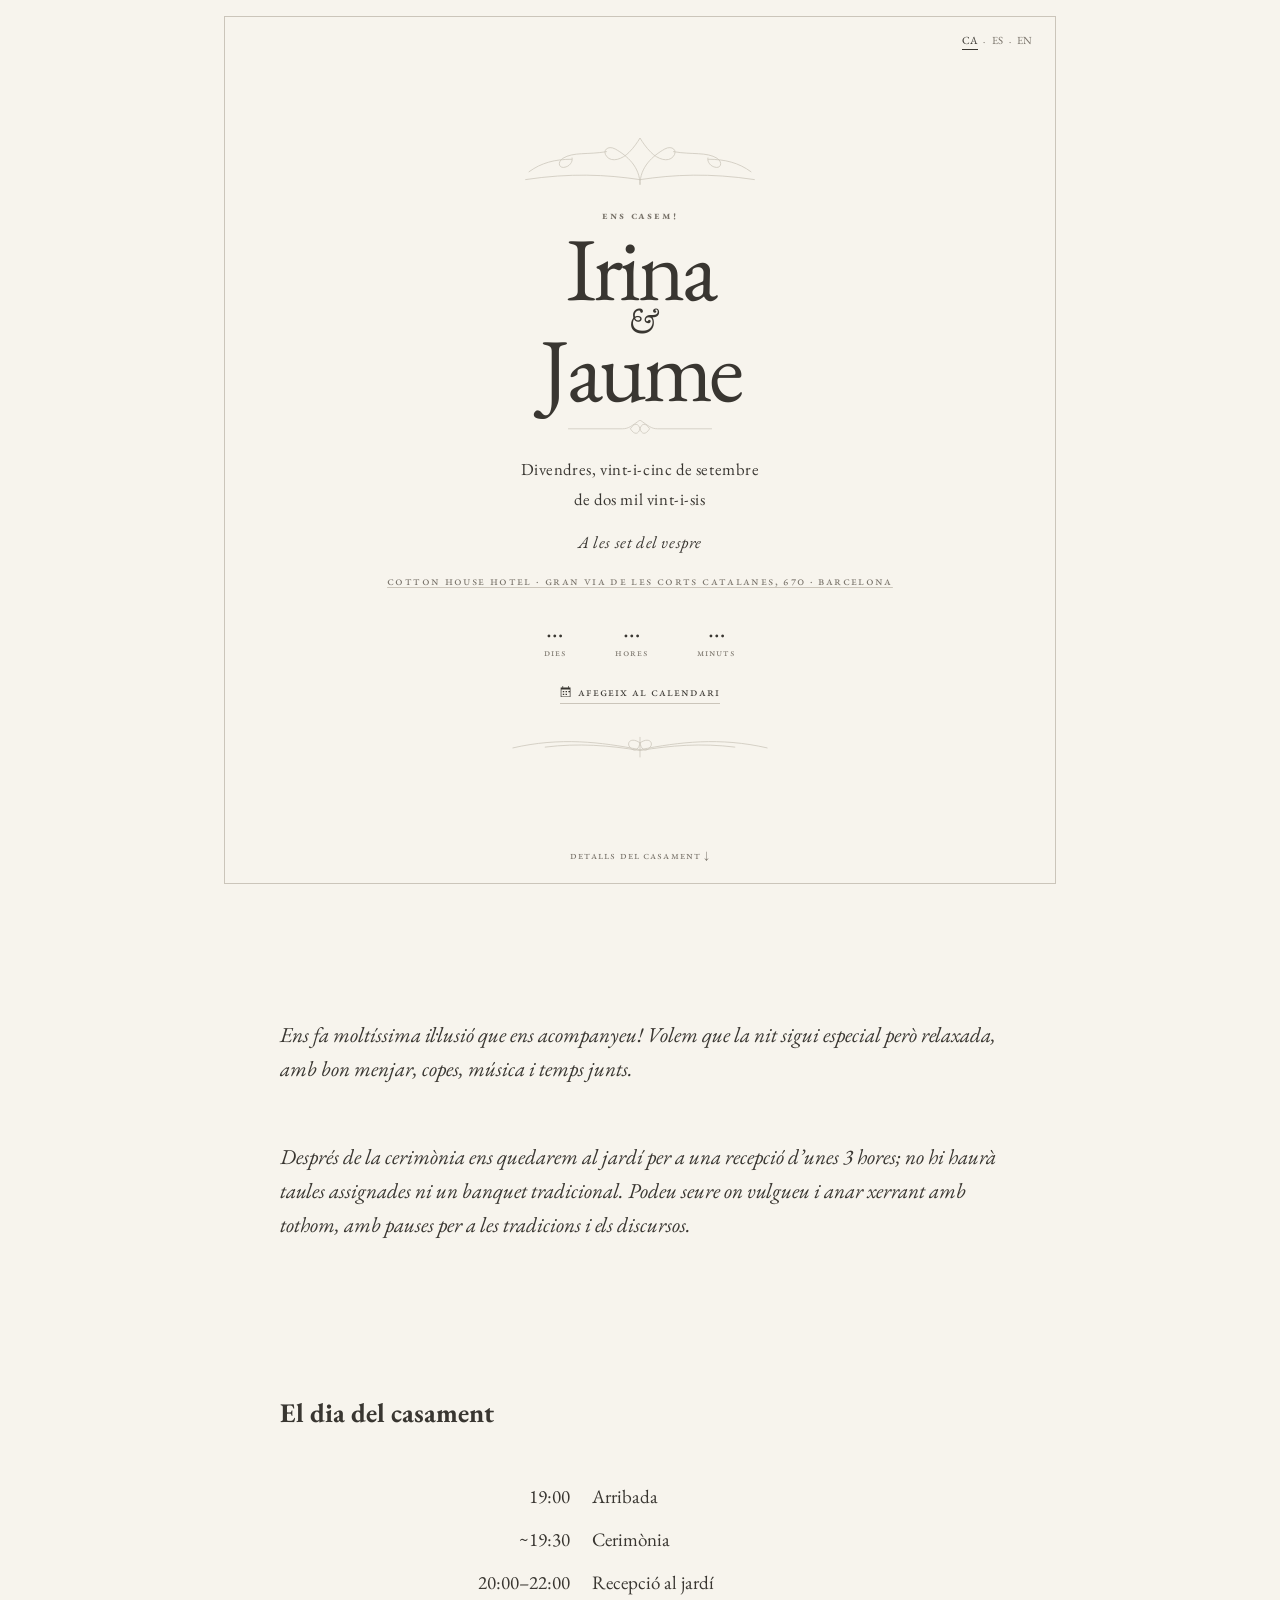
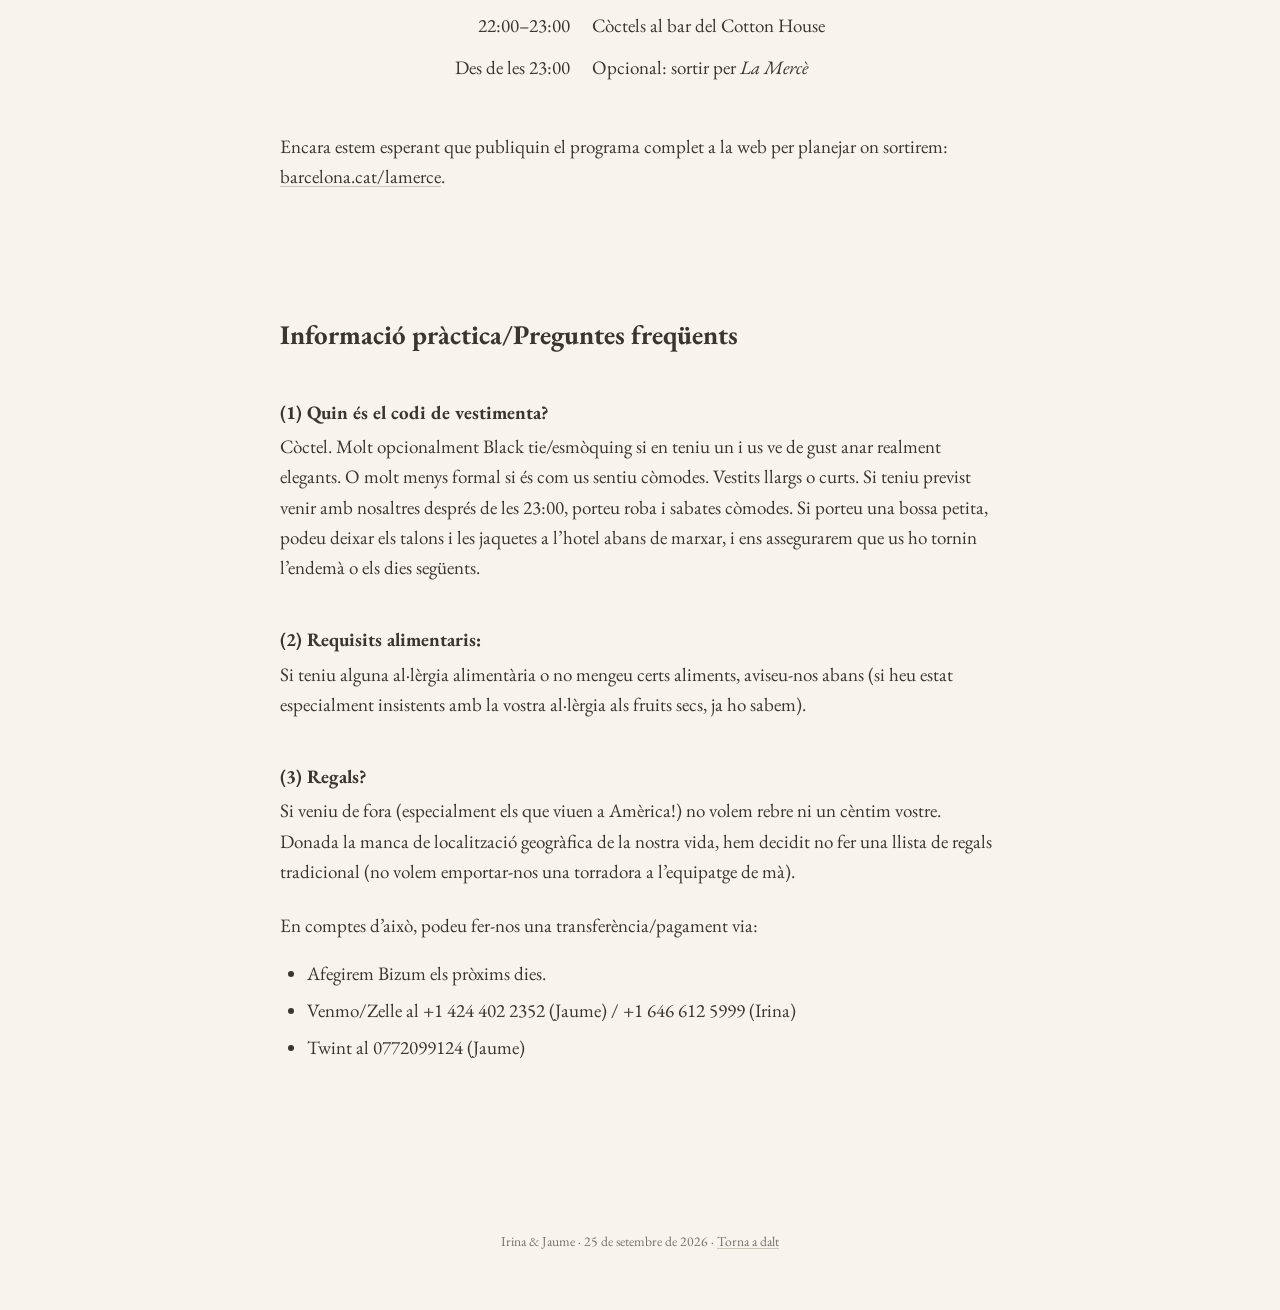
<file: index.html>
<!DOCTYPE html>
<html lang="ca">
<head>
  <meta charset="utf-8">
  <meta name="viewport" content="width=device-width, initial-scale=1">
  <meta name="robots" content="noindex, nofollow">
  <meta name="theme-color" content="#f7f4ed">
  <meta name="description" content="L’Irina i en Jaume es casen a Barcelona el 25 de setembre de 2026.">
  <title>Irina &amp; Jaume · Barcelona 2026</title>
  <link rel="canonical" href="https://irinaijaume.cat/">
  <link rel="stylesheet" href="styles.css">
  <script src="script.js" defer></script>
</head>
<body>
  <a class="skip-link" href="#details" data-i18n="skip">Vés als detalls del casament</a>

  <header class="invitation" id="top">
    <nav class="language-switch" aria-label="Idioma">
      <button type="button" data-language="ca" aria-pressed="true">CA</button><span>·</span>
      <button type="button" data-language="es" aria-pressed="false">ES</button><span>·</span>
      <button type="button" data-language="en" aria-pressed="false">EN</button>
    </nav>

    <div class="invitation-content">
      <svg class="flourish flourish-top" viewBox="0 0 320 62" aria-hidden="true">
        <path d="M160 55c0-21-15-34-29-42-9-5-16 2-10 9 6 7 18 3 26-5 6-6 10-12 13-17 3 5 7 11 13 17 8 8 20 12 26 5 6-7-1-14-10-9-14 8-29 21-29 42M121 16c-23 4-39 0-52 8-7 5-4 13 4 10 6-2 8-8 7-11M199 16c23 4 39 0 52 8 7 5 4 13-4 10-6-2-8-8-7-11M80 25c-20 0-36 4-51 15M240 25c20 0 36 4 51 15M25 49c53-8 95-6 135 0 40-6 82-8 135 0"/>
      </svg>

      <p class="overline" data-i18n="wedding">Ens casem!</p>
      <h1 class="names">
        <span>Irina</span>
        <i>&amp;</i>
        <span>Jaume</span>
      </h1>

      <svg class="small-flourish" viewBox="0 0 180 22" aria-hidden="true">
        <path d="M0 11h68c8 0 12-4 22-11 10 7 14 11 22 11h68M78 11c5-8 10-7 12 0-2 7-7 8-12 0ZM102 11c-5-8-10-7-12 0 2 7 7 8 12 0Z"/>
      </svg>

      <p class="date-line" data-i18n="dateFirst">Divendres, vint-i-cinc de setembre</p>
      <p class="date-line" data-i18n="dateSecond">de dos mil vint-i-sis</p>
      <p class="time-line" data-i18n="time">A les set del vespre</p>
      <a class="venue" href="https://www.google.com/maps/search/?api=1&amp;query=Cotton+House+Hotel+Gran+Via+de+les+Corts+Catalanes+670+Barcelona" target="_blank" rel="noreferrer">Cotton House Hotel · Gran Via de les Corts Catalanes, 670 · Barcelona</a>

      <div class="countdown" id="countdown" role="timer" aria-label="Compte enrere per al casament">
        <div><strong id="days">…</strong><span data-i18n="days">Dies</span></div>
        <div><strong id="hours">…</strong><span data-i18n="hours">Hores</span></div>
        <div><strong id="minutes">…</strong><span data-i18n="minutes">Minuts</span></div>
      </div>

      <a class="calendar-button" href="save-the-date.ics" download>
        <svg viewBox="0 0 16 16" aria-hidden="true"><path d="M4.5 0v2h7V0h1v2H15v14H1V2h2.5V0h1ZM2 5v10h12V5H2Zm2 2h2v2H4V7Zm4 0h2v2H8V7Zm4 0h2v2h-2V7ZM4 11h2v2H4v-2Zm4 0h2v2H8v-2Z"/></svg>
        <span data-i18n="calendar">Afegeix al calendari</span>
      </a>

      <svg class="flourish flourish-bottom" viewBox="0 0 320 38" aria-hidden="true">
        <path d="M10 20c56-13 104-7 150 2 46-9 94-15 150-2M48 19c40-5 76-2 112 4 36-6 72-9 112-4M160 7v24M160 14c-11-8-18 1-10 7 5 4 9-1 10-7Zm0 0c11-8 18 1 10 7-5 4-9-1-10-7Z"/>
      </svg>
    </div>

    <a class="details-link" href="#details"><span data-i18n="details">Detalls del casament</span> <span aria-hidden="true">↓</span></a>
  </header>

  <main class="document" id="details">
    <div class="document-body" data-language-content="ca">
      <section class="introduction">
        <p>Ens fa moltíssima il·lusió que ens acompanyeu! Volem que la nit sigui especial però relaxada, amb bon menjar, copes, música i temps junts.</p>
        <p>Després de la cerimònia ens quedarem al jardí per a una recepció d’unes 3 hores; no hi haurà taules assignades ni un banquet tradicional. Podeu seure on vulgueu i anar xerrant amb tothom, amb pauses per a les tradicions i els discursos.</p>
      </section>

      <section>
        <h2>El dia del casament</h2>
        <div class="schedule">
          <p><time>19:00</time><span>Arribada</span></p>
          <p><time>~19:30</time><span>Cerimònia</span></p>
          <p><time>20:00–22:00</time><span>Recepció al jardí</span></p>
          <p><time>22:00–23:00</time><span>Còctels al bar del Cotton House</span></p>
          <p><time>Des de les 23:00</time><span>Opcional: sortir per <i>La Mercè</i></span></p>
        </div>
      </section>

      <section class="program-note">
        <p>Encara estem esperant que publiquin el programa complet a la web per planejar on sortirem: <a href="https://www.barcelona.cat/lamerce/en" target="_blank" rel="noreferrer">barcelona.cat/lamerce</a>.</p>
      </section>

      <section>
        <h2>Informació pràctica/Preguntes freqüents</h2>

        <h3>(1) Quin és el codi de vestimenta?</h3>
        <p>Còctel. Molt opcionalment Black tie/esmòquing si en teniu un i us ve de gust anar realment elegants. O molt menys formal si és com us sentiu còmodes. Vestits llargs o curts. Si teniu previst venir amb nosaltres després de les 23:00, porteu roba i sabates còmodes. Si porteu una bossa petita, podeu deixar els talons i les jaquetes a l’hotel abans de marxar, i ens assegurarem que us ho tornin l’endemà o els dies següents.</p>

        <h3>(2) Requisits alimentaris:</h3>
        <p>Si teniu alguna al·lèrgia alimentària o no mengeu certs aliments, aviseu-nos abans (si heu estat especialment insistents amb la vostra al·lèrgia als fruits secs, ja ho sabem).</p>

        <h3>(3) Regals?</h3>
        <p>Si veniu de fora (especialment els que viuen a Amèrica!) no volem rebre ni un cèntim vostre. Donada la manca de localització geogràfica de la nostra vida, hem decidit no fer una llista de regals tradicional (no volem emportar-nos una torradora a l’equipatge de mà).</p>
        <p>En comptes d’això, podeu fer-nos una transferència/pagament via:</p>
        <ul class="payment-list">
          <li>Afegirem Bizum els pròxims dies.</li>
          <li>Venmo/Zelle al +1 424 402 2352 (Jaume) / +1 646 612 5999 (Irina)</li>
          <li>Twint al 0772099124 (Jaume)</li>
        </ul>
      </section>
    </div>

    <div class="document-body" data-language-content="es" hidden>
      <section class="introduction">
        <p>¡Nos hace muchísima ilusión que nos acompañéis! Queremos que la noche sea especial pero relajada, con buena comida, copas, música y tiempo juntos.</p>
        <p>Después de la ceremonia nos quedaremos en el jardín para una recepción continua de varias horas; no habrá mesas asignadas ni un banquete tradicional. Podéis sentaros donde queráis e ir cambiando de zona, con pausas para las tradiciones y los discursos.</p>
      </section>

      <section>
        <h2>El día de la boda</h2>
        <div class="schedule">
          <p><time>19:00</time><span>Llegada</span></p>
          <p><time>~19:30</time><span>Ceremonia</span></p>
          <p><time>20:00–22:00</time><span>Recepción en el jardín</span></p>
          <p><time>22:00–23:00</time><span>Cócteles en el bar del Cotton House</span></p>
          <p><time>Desde las 23:00</time><span>Opcional: salir por <i>La Mercè</i></span></p>
        </div>
      </section>

      <section class="program-note">
        <p>Todavía estamos esperando a que publiquen el programa completo en la web para hacer planes: <a href="https://www.barcelona.cat/lamerce/en" target="_blank" rel="noreferrer">barcelona.cat/lamerce</a>.</p>
      </section>

      <section>
        <h2>Información práctica/Preguntas frecuentes</h2>

        <h3>(1) ¿Cuál es el código de vestimenta?</h3>
        <p>Cóctel. Opcionalmente black tie/esmoquin si tenéis uno y os apetece ir realmente elegantes. O mucho menos formal si es como os sentís cómodos. Vestidos largos o cortos. Si pensáis venir con nosotros después de las 23:00, traed ropa y zapatos cómodos. Si lleváis un bolso pequeño, podéis dejar los tacones y las chaquetas en el hotel antes de que salgamos, y nos aseguraremos de que os lo devuelvan al día siguiente o en los días siguientes.</p>

        <h3>(2) Requisitos alimentarios:</h3>
        <p>Si tenéis alguna alergia alimentaria o no coméis ciertos alimentos, avisadnos con antelación (si habéis sido especialmente insistentes con vuestra alergia a los frutos secos, ya lo sabemos).</p>

        <h3>(3) ¿Regalos?</h3>
        <p>Dado nuestro estilo de vida geográficamente deslocalizado, hemos decidido no hacer una lista de boda tradicional. De verdad, no queremos llevarnos una tostadora en el equipaje de mano.</p>
        <p>En vez de esto, podéis hacernos una transferencia/pago vía:</p>
        <ul class="payment-list">
          <li>Añadiremos Bizum en los próximos días.</li>
          <li>Venmo/Zelle al +1 424 402 2352 (Jaume) / +1 646 612 5999 (Irina)</li>
          <li>Twint al 0772099124 (Jaume)</li>
        </ul>
      </section>
    </div>

    <div class="document-body" data-language-content="en" hidden>
      <section class="introduction">
        <p>We’re so happy you’ll be joining us! We want the evening to feel special yet relaxed with good food, drinks, music and time together.</p>
        <p>After the ceremony we’ll stay in the garden for an hours-long continuous reception, there will be no assigned tables or traditional banquet. You can sit down wherever you like and mingle with pauses for traditions and speeches.</p>
      </section>

      <section>
        <h2>The day of the wedding</h2>
        <div class="schedule">
          <p><time>19:00</time><span>Arrival</span></p>
          <p><time>~19:30</time><span>Ceremony</span></p>
          <p><time>20:00–22:00</time><span>Garden reception</span></p>
          <p><time>22:00–23:00</time><span>Cocktails at the Cotton House bar</span></p>
          <p><time>From 23:00</time><span>Optional: Going out to <i>La Mercè</i></span></p>
        </div>
      </section>

      <section>
        <h2>The weekend of the wedding</h2>
        <p>The weekend of the 25th-27th is <i>La Mercè</i> weekend, celebrating the Patron Saint of Barcelona with massive street festivities. There are multiple traditional Catalan events, activities &amp; concerts that we would love to share with you.</p>
        <p>You don’t really need to plan for them and will most likely run into them if you’re walking downtown, and we will coordinate which events we attend on Saturday afternoon/Sunday as the date nears.</p>
        <p>We’re still waiting for the full program to be released at <a href="https://www.barcelona.cat/lamerce/en" target="_blank" rel="noreferrer">barcelona.cat/lamerce</a>.</p>
      </section>

      <section>
        <h2>Practical Info/FAQs</h2>

        <h3>(1) What’s the dress-code?</h3>
        <p>Cocktail. Black-tie/Tuxedo optional if you own one and are feeling really fancy, or way less formal if that’s what makes you comfortable. If you plan to join us after 23:00, bring comfortable clothes &amp; shoes. If you bring a small bag, you can leave heels, jackets at the hotel before we leave, and we will make sure it gets back to you the next day/s.</p>

        <h3>(2) Food requirements:</h3>
        <p>If you have a food allergy, or do not eat certain foods, let us know beforehand (if you have been particularly vocal about your nut allergy, we are already aware).</p>

        <h3>(3) Gifts?</h3>
        <p>If you are coming from abroad (&amp; especially the Americans!) we don’t want to receive a single dime from you. Given our geographically-challenged lifestyle, we opted against a traditional wedding list. We really don’t want to take a waffle-maker with us in our carry-on bag.</p>
        <p>If you really want, bring a small gift that meaningfully describes our relationship.</p>
      </section>

      <section>
        <h2>Some opinions about Barcelona</h2>

        <h3>Moving Around Barcelona:</h3>
        <p>The most convenient way to move around the city is the metro, or walking. The metro will run 24-7 through <i>La Mercè</i> weekend, including the whole 24-26 night.</p>

        <h3>Getting to / from the airport:</h3>
        <p>Aerobús is easy: A1 serves T1 and A2 serves T2, and both run 24/7 to Plaça Catalunya. FREENOW (app for local taxis) and recently Uber work in Barcelona, after a rather tense history with the taxi guild (feel free to go on a news rabbit hole).</p>

        <h3>Safety:</h3>
        <p>While Barcelona is extremely safe in terms of violent crime, pickpocketing is extremely common. Be extremely cautious, do not have valuables in an outer pocket in a backpack, do not leave anything unattended. A fanny pack is a solution. Yes this can happen to you: multiple people attending the wedding have already been pickpocketed in Barcelona, and yes, these people have been all over the world without being pickpocketed. Barcelona is currently SOTA in PickPocketBench.</p>
      </section>

      <section>
        <h2>Where to eat &amp; drink (&amp; please don’t eat in “Las Ramblas”)</h2>

        <div class="recommendations">
          <p><strong>1881 / La Terrassa de les Indianes:</strong> Go for a drink and the port view; that’s really why we like it. Plaça de Pau Vila, 3, Barceloneta.</p>
          <p><strong>La Cova Fumada:</strong> Tiny, old school and no fuss. Go for tapas and a bomba. Carrer del Baluard, 56, Barceloneta.</p>
          <p><strong>Pepa Tomate:</strong> Multiple locations, lunch special and traditional dishes (ask for “menu of the day” not just “menu”).</p>
          <p><strong>La Pallaresa:</strong> A classic for churros and very thick hot chocolate. Carrer de Petritxol, 11, Gòtic.</p>
          <p><strong>4 Gats:</strong> Historic Modernista place where Picasso used to hang around. We mostly like it for the room and the history.</p>
          <p><strong>7 Portes:</strong> Cool space and traditional food.</p>
          <p><strong>Can Paixano (El Xampanyet):</strong> Busy tapas bar, extremely crowded (it’s good and cheap) but very nice.</p>
          <p><strong>Bosc de les Fades:</strong> A completely ridiculous fairy forest bar next to the Wax Museum. Very touristy, but fun at least once. Passatge de la Banca, 7, Gòtic.</p>
          <p><strong>Bar Marsella:</strong> Old, scruffy and famous for absinthe. It feels like old Barcelona. Carrer de Sant Pau, 65, Raval.</p>
          <p><strong>Mercat de Santa Caterina:</strong> Grocery market with produce, tapas bars and prepared food to go.</p>
          <p><strong>Dr. Stravinsky, Bestiari, Bareto Olímpic, Boadas:</strong> A list of bars we like.</p>
          <p><strong>Compartir:</strong> On the fancy side, ~70 EUR/pax &amp; needs reservation on weekends, it’s the tapas bar of a renowned many-Michelin-star chef.</p>
          <p><strong>La Central del Raval:</strong> Bookshop with a hidden courtyard café. Nice place to stop if you’re wandering around Raval. Carrer d’Elisabets, 6, Raval.</p>
          <p><strong>El Nacional:</strong> Beautiful food hall just off Passeig de Gràcia. Easy place to pop in for tapas or a drink. Passeig de Gràcia, 24 Bis, Eixample.</p>
        </div>
      </section>

      <section>
        <h2>Some food we miss when we are abroad</h2>

        <p><strong>Tapas of many sorts:</strong> There are many little nibbles to try, you’ll try most of them at the wedding! <i>Truita de patates / tortilla de patatas</i> (potato omelette). You’ll see it everywhere. Some are amazing; some are sad. Many types of cured meat (<i>pernil/jamón</i>) is the most famous one, <i>fuet</i> is the one we miss the most when abroad. Many types of seafood, such as <i>chocos</i> (fried cuttlefish), <i>pop/pulpo</i> (octopus), <i>boquerones / seitons</i> (anchovies) pickled in vinegar. They’re usually accompanied by <i>pa amb tomàquet</i> (tomato bread).</p>

        <p><strong>Paella &amp; fideuà:</strong> Rice/pasta with seafood. For either one, we’d go somewhere that actually does rice and seafood rather than ordering one at random on La Rambla. <i>Arròs negre</i>, black from the cuttlefish ink, is our favorite variation.</p>

        <p><strong>Something sweet:</strong> <i>Crema catalana, mel i mató, ensaïmada</i> (the original version is not vegetarian, but most of them are nowadays, ask the bakery!), flan, and chocolate + churros. The chocolate should be thick enough to eat with a spoon.</p>
      </section>
    </div>

    <footer>
      <p><span data-i18n="footer">Irina &amp; Jaume · 25 de setembre de 2026</span> · <a href="#top" data-i18n="top">Torna a dalt</a></p>
    </footer>
  </main>
</body>
</html>
</file>
<file: styles.css>
@import url("https://fonts.googleapis.com/css2?family=EB+Garamond:ital,wght@0,400;0,600;0,700;1,400;1,600&display=swap");

:root {
  --paper: #f7f4ed;
  --ink: #393631;
  --quiet: #777168;
  --hairline: #cbc5ba;
  --font: "EB Garamond", Garamond, serif;
}

* { box-sizing: border-box; }

html {
  scroll-behavior: smooth;
  scroll-padding-top: 2rem;
}

body {
  margin: 0;
  background: var(--paper);
  color: var(--ink);
  font-family: var(--font);
  font-size: clamp(19px, 1.35vw, 23px);
  line-height: 1.6;
  -webkit-font-smoothing: antialiased;
}

a {
  color: inherit;
  text-decoration-color: var(--hairline);
  text-decoration-thickness: 1px;
  text-underline-offset: 0.18em;
}

::selection {
  background: var(--ink);
  color: var(--paper);
}

.skip-link {
  position: fixed;
  top: 1rem;
  left: 1rem;
  z-index: 100;
  padding: 0.45rem 0.7rem;
  background: var(--paper);
  border: 1px solid var(--hairline);
  transform: translateY(-180%);
}

.skip-link:focus { transform: translateY(0); }

/* Invitation landing, retained from the original site. */
.invitation {
  position: relative;
  display: grid;
  width: min(52rem, calc(100% - 2rem));
  min-height: 100svh;
  margin: 0 auto;
  padding: clamp(4.5rem, 9vh, 7rem) 2rem 5rem;
  place-items: center;
  text-align: center;
}

.invitation::before {
  position: absolute;
  inset: 1rem 0;
  border: 1px solid var(--hairline);
  content: "";
  pointer-events: none;
}

.language-switch {
  position: absolute;
  top: 2rem;
  right: 1.5rem;
  z-index: 3;
  display: flex;
  align-items: center;
  gap: 0.35rem;
  color: var(--quiet);
  font-size: 0.68rem;
  letter-spacing: 0.08em;
}

.language-switch button {
  padding: 0;
  border: 0;
  border-bottom: 1px solid transparent;
  background: transparent;
  color: inherit;
  cursor: pointer;
  font: inherit;
}

.language-switch button[aria-pressed="true"] {
  border-bottom-color: currentColor;
  color: var(--ink);
}

.invitation-content {
  position: relative;
  z-index: 1;
  width: min(35rem, 100%);
}

.flourish,
.small-flourish {
  display: block;
  margin-right: auto;
  margin-left: auto;
  fill: none;
  stroke: var(--hairline);
  stroke-width: 0.9;
}

.flourish { width: min(17rem, 70vw); }
.flourish-top { margin-bottom: 1rem; }
.flourish-bottom { margin-top: 1.5rem; }

.small-flourish {
  width: min(9rem, 45vw);
  margin-top: 1.15rem;
  margin-bottom: 1.15rem;
}

.overline {
  margin: 0;
  color: var(--quiet);
  font-size: 0.72rem;
  font-variant-caps: small-caps;
  font-weight: 600;
  letter-spacing: 0.16em;
  line-height: 1.4;
  text-transform: lowercase;
}

.names {
  display: flex;
  flex-direction: column;
  align-items: center;
  margin: 0.8rem 0 0;
  font-size: clamp(4rem, 10vh, 6rem);
  font-weight: 400;
  letter-spacing: -0.04em;
  line-height: 0.72;
}

.names i {
  margin: 0.24em 0 0.12em;
  font-size: 0.38em;
  font-weight: 400;
}

.date-line,
.time-line {
  margin: 0.15rem 0;
  font-size: 1.05rem;
  letter-spacing: 0.035em;
}

.time-line {
  margin-top: 1rem;
  font-style: italic;
}

.venue {
  display: inline-block;
  margin-top: 0.85rem;
  color: var(--quiet);
  font-size: 0.78rem;
  font-variant-caps: small-caps;
  letter-spacing: 0.11em;
  text-transform: lowercase;
}

.countdown {
  display: flex;
  justify-content: center;
  gap: clamp(1.5rem, 6vw, 3rem);
  margin-top: 1.3rem;
}

.countdown strong {
  display: block;
  font-size: 1.6rem;
  font-weight: 400;
  line-height: 1;
}

.countdown span {
  display: block;
  margin-top: 0.25rem;
  color: var(--quiet);
  font-size: 0.65rem;
  font-variant-caps: small-caps;
  letter-spacing: 0.1em;
  text-transform: lowercase;
}

.calendar-button {
  display: inline-flex;
  align-items: center;
  gap: 0.45rem;
  margin-top: 1.25rem;
  padding-bottom: 0.05rem;
  border-bottom: 1px solid var(--hairline);
  font-size: 0.78rem;
  font-variant-caps: small-caps;
  letter-spacing: 0.08em;
  text-decoration: none;
  text-transform: lowercase;
}

.calendar-button svg {
  width: 0.7rem;
  fill: currentColor;
}

.details-link {
  position: absolute;
  right: 50%;
  bottom: 2.2rem;
  z-index: 2;
  color: var(--quiet);
  font-size: 0.7rem;
  font-variant-caps: small-caps;
  letter-spacing: 0.1em;
  text-decoration: none;
  text-transform: lowercase;
  transform: translateX(50%);
  white-space: nowrap;
}

/* The added information follows the source Google Doc's simple structure. */
.document {
  width: min(100%, 50rem);
  margin: 0 auto;
  padding: 0 clamp(1.5rem, 4vw, 2.5rem);
}

.document-body {
  padding: 1rem 0 4rem;
}

.document-body[hidden] { display: none; }

section {
  margin: 0;
  padding: clamp(4.5rem, 8vw, 7.5rem) 0 0;
}

.program-note { padding-top: 3rem; }

.introduction {
  font-size: 1.12em;
  font-style: italic;
}

p { margin: 0 0 1.25em; }

.introduction p { margin-bottom: 2.5em; }

h2 {
  margin: 0 0 1.8em;
  font-size: 1.42em;
  font-weight: 700;
  line-height: 1.2;
}

h3 {
  margin: 2.3em 0 0.35em;
  font-size: 1em;
  font-weight: 700;
  line-height: 1.35;
}

.schedule {
  display: grid;
  grid-template-columns: max-content max-content;
  justify-content: center;
  gap: 0.65em 1.4rem;
  width: 100%;
  margin: 0 auto;
  padding: 0.25rem 0 0;
}

.schedule p {
  display: contents;
}

.schedule time {
  text-align: right;
  white-space: nowrap;
}

.recommendations p { margin-bottom: 0.9em; }

.payment-list {
  margin: -0.35em 0 1.25em;
  padding-left: 1.4em;
}

.payment-list li { margin-bottom: 0.35em; }

strong { font-weight: 700; }

footer {
  padding: 5rem 0 2.5rem;
  color: var(--quiet);
  font-size: 0.72em;
  text-align: center;
}

:focus-visible {
  outline: 1px solid var(--ink);
  outline-offset: 4px;
}

@media (max-width: 600px) {
  body {
    font-size: 19px;
    line-height: 1.58;
  }

  .invitation {
    width: calc(100% - 1rem);
    padding-right: 1.5rem;
    padding-left: 1.5rem;
  }

  .invitation::before { inset: 0.5rem 0; }

  .language-switch {
    top: 1.35rem;
    right: 1rem;
  }

  .names {
    font-size: clamp(3.7rem, 18vw, 5.3rem);
    line-height: 0.75;
  }

  .document {
    padding-right: 1.5rem;
    padding-left: 1.5rem;
  }

  .schedule p {
    display: contents;
  }

  .schedule {
    grid-template-columns: max-content minmax(0, 1fr);
    justify-content: stretch;
    gap: 0.65em 0.9rem;
  }
}

@media print {
  :root {
    --paper: #fff;
    --ink: #000;
    --quiet: #444;
    --hairline: #bbb;
  }

  body { font-size: 12pt; }

  .invitation {
    min-height: 95vh;
    break-after: page;
  }

  .details-link,
  footer { display: none; }

  .document {
    width: 100%;
    padding: 0;
  }

  section { break-inside: avoid-page; }
}

@media (prefers-reduced-motion: reduce) {
  html { scroll-behavior: auto; }
}
</file>
